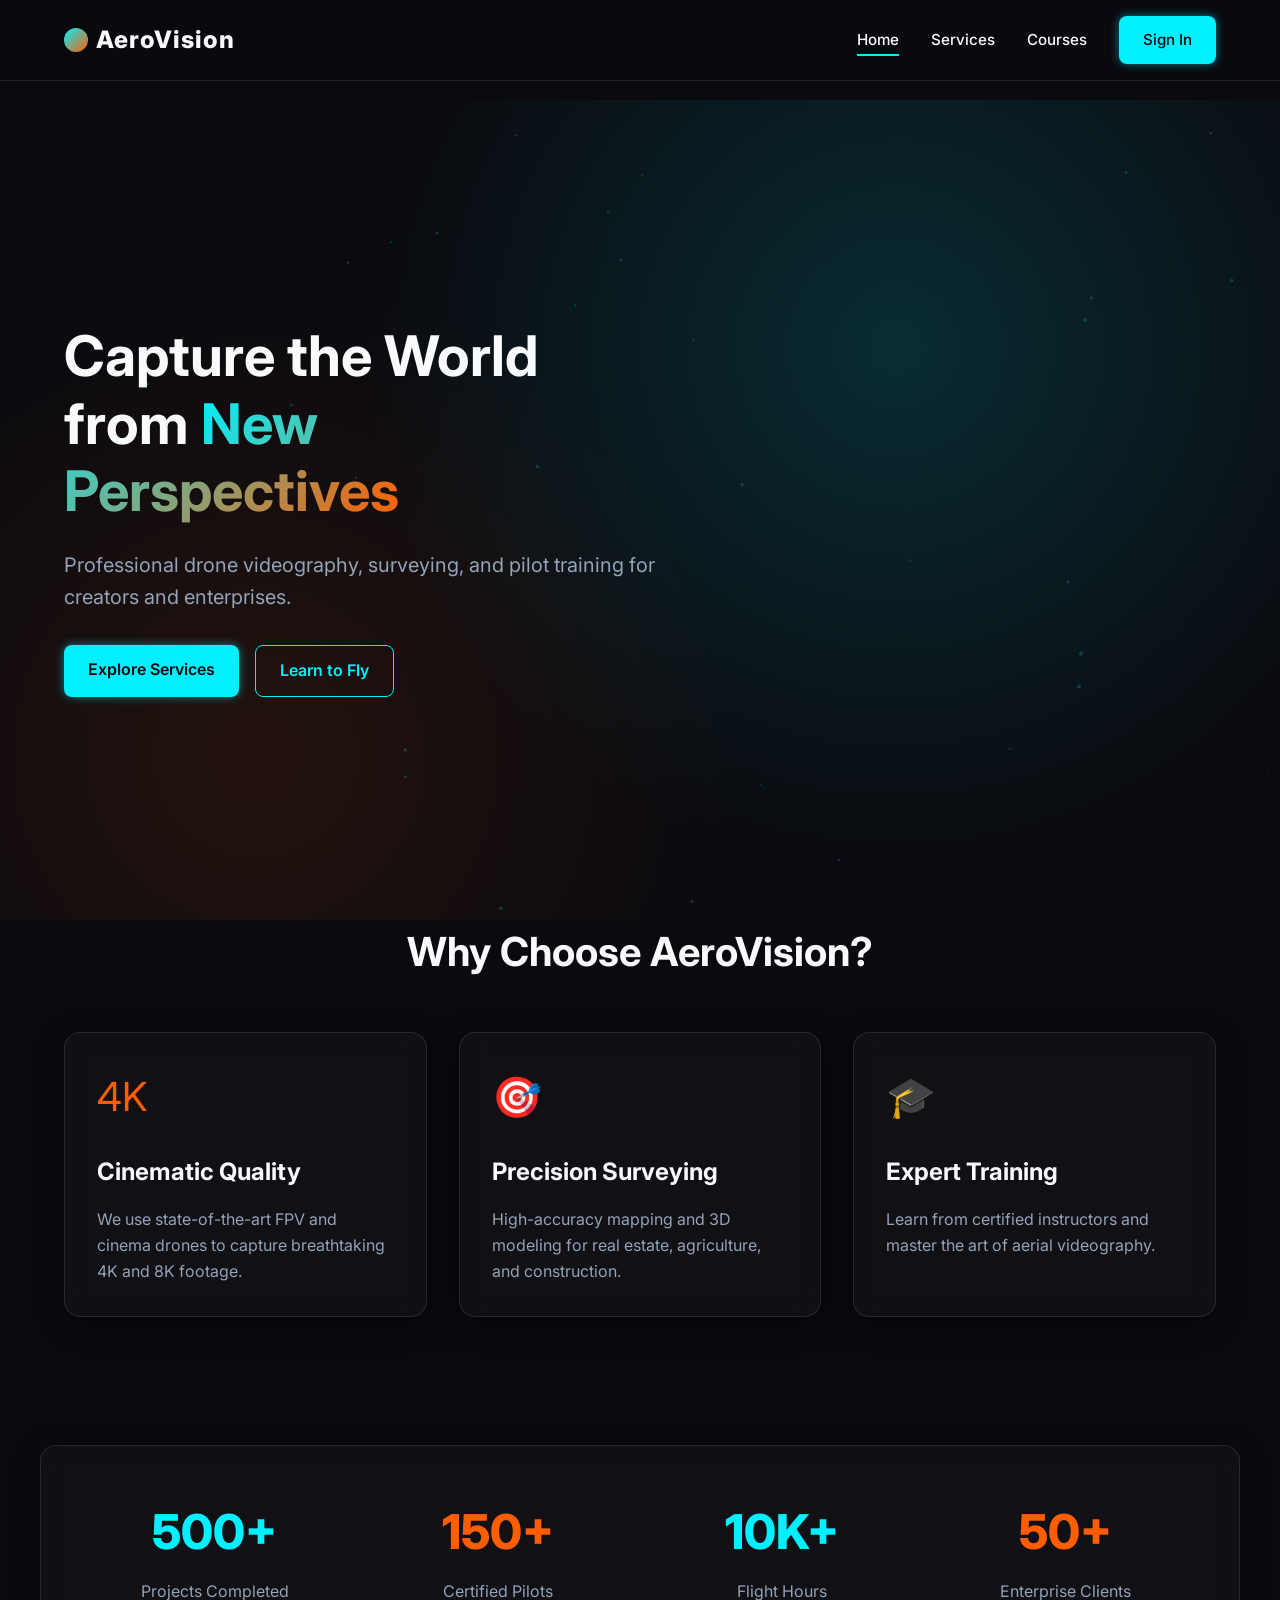
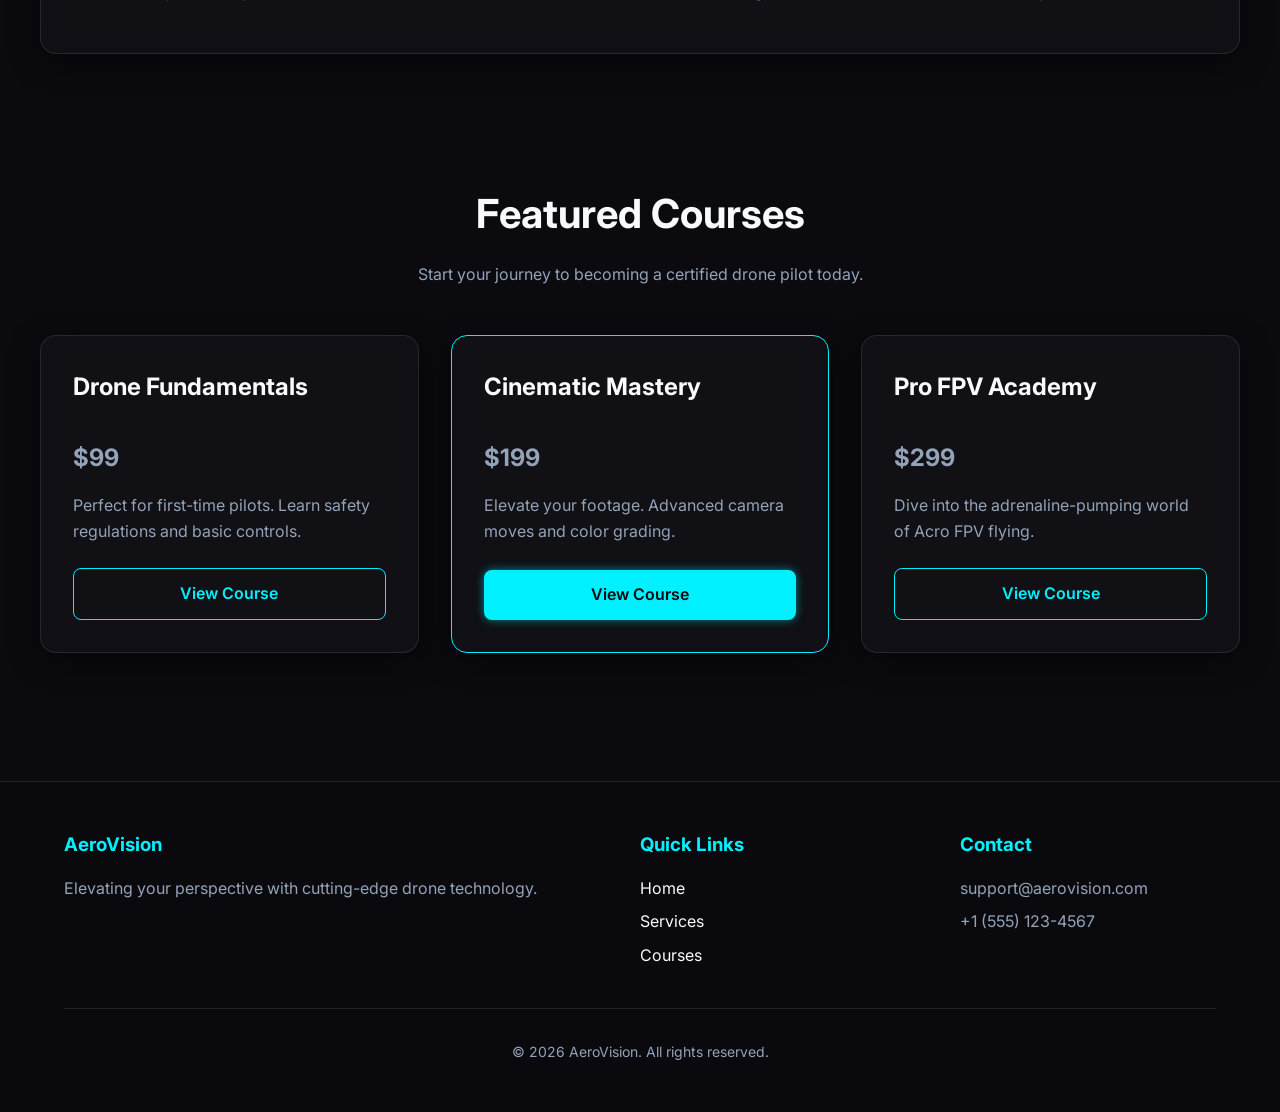
<file: index.html>
<!DOCTYPE html>
<html lang="en">
<head>
    <meta charset="UTF-8">
    <meta name="viewport" content="width=device-width, initial-scale=1.0">
    <title>AeroVision | Premium Aerial Videography</title>
    <link rel="stylesheet" href="styles.css">
    <link href="https://fonts.googleapis.com/css2?family=Inter:wght@400;500;600;700;800&display=swap" rel="stylesheet">
</head>
<body>
    <header>
        <div class="container navbar">
            <a href="index.html" class="logo">
                <span class="logo-icon"></span>
                AeroVision
            </a>
            <button class="mobile-menu-btn">
                <span></span>
                <span></span>
                <span></span>
            </button>
            <nav class="nav-links">
                <a href="index.html">Home</a>
                <a href="services.html">Services</a>
                <a href="courses.html">Courses</a>
                <a href="login.html" class="btn btn-primary">Sign In</a>
            </nav>
        </div>
    </header>

    <main>
        <section class="hero reveal">
            <canvas id="hero-canvas"></canvas>
            <div class="container">
                <div class="hero-content">
                    <h1>Capture the World from <span class="gradient-text">New Perspectives</span></h1>
                    <p>Professional drone videography, surveying, and pilot training for creators and enterprises.</p>
                    <div class="hero-btns">
                        <a href="services.html" class="btn btn-primary">Explore Services</a>
                        <a href="courses.html" class="btn btn-outline">Learn to Fly</a>
                    </div>
                </div>
            </div>
        </section>

        <section class="container reveal">
            <h2 class="section-title">Why Choose AeroVision?</h2>
            <div class="grid-3">
                <div class="card glass-panel reveal">
                    <div class="card-icon">4K</div>
                    <h3>Cinematic Quality</h3>
                    <p>We use state-of-the-art FPV and cinema drones to capture breathtaking 4K and 8K footage.</p>
                </div>
                <div class="card glass-panel reveal">
                    <div class="card-icon">🎯</div>
                    <h3>Precision Surveying</h3>
                    <p>High-accuracy mapping and 3D modeling for real estate, agriculture, and construction.</p>
                </div>
                <div class="card glass-panel reveal">
                    <div class="card-icon">🎓</div>
                    <h3>Expert Training</h3>
                    <p>Learn from certified instructors and master the art of aerial videography.</p>
                </div>
            </div>
        </section>

        <!-- New Statistics Section -->
        <section class="container reveal" style="padding: 4rem 0;">
            <div class="glass-panel" style="padding: 3rem; text-align: center; display: grid; grid-template-columns: repeat(auto-fit, minmax(200px, 1fr)); gap: 2rem;">
                <div class="reveal">
                    <div class="text-cyan" style="font-size: 3rem; font-weight: 800; margin-bottom: 0.5rem;">500+</div>
                    <p class="text-muted">Projects Completed</p>
                </div>
                <div class="reveal">
                    <div class="text-orange" style="font-size: 3rem; font-weight: 800; margin-bottom: 0.5rem;">150+</div>
                    <p class="text-muted">Certified Pilots</p>
                </div>
                <div>
                    <div class="text-cyan" style="font-size: 3rem; font-weight: 800; margin-bottom: 0.5rem;">10K+</div>
                    <p class="text-muted">Flight Hours</p>
                </div>
                <div class="reveal">
                    <div class="text-orange" style="font-size: 3rem; font-weight: 800; margin-bottom: 0.5rem;">50+</div>
                    <p class="text-muted">Enterprise Clients</p>
                </div>
            </div>
        </section>

        <!-- New Courses Preview Section -->
        <section class="container reveal" style="padding: 4rem 0;">
            <div style="text-align: center; margin-bottom: 3rem;">
                <h2 class="section-title" style="margin-bottom: 1rem;">Featured Courses</h2>
                <p class="text-muted">Start your journey to becoming a certified drone pilot today.</p>
            </div>
            <div class="grid-3">
                <div class="card glass-panel reveal" style="display: flex; flex-direction: column;">
                    <h3>Drone Fundamentals</h3>
                    <p class="text-cyan" style="font-size: 1.5rem; font-weight: 700; margin: 1rem 0;">$99</p>
                    <p style="margin-bottom: 1.5rem; flex: 1;">Perfect for first-time pilots. Learn safety regulations and basic controls.</p>
                    <a href="courses.html" class="btn btn-outline" style="text-align: center;">View Course</a>
                </div>
                <div class="card glass-panel reveal" style="display: flex; flex-direction: column; border-color: var(--primary-cyan);">
                    <h3>Cinematic Mastery</h3>
                    <p class="text-orange" style="font-size: 1.5rem; font-weight: 700; margin: 1rem 0;">$199</p>
                    <p style="margin-bottom: 1.5rem; flex: 1;">Elevate your footage. Advanced camera moves and color grading.</p>
                    <a href="courses.html" class="btn btn-primary" style="text-align: center;">View Course</a>
                </div>
                <div class="card glass-panel reveal" style="display: flex; flex-direction: column;">
                    <h3>Pro FPV Academy</h3>
                    <p class="text-cyan" style="font-size: 1.5rem; font-weight: 700; margin: 1rem 0;">$299</p>
                    <p style="margin-bottom: 1.5rem; flex: 1;">Dive into the adrenaline-pumping world of Acro FPV flying.</p>
                    <a href="courses.html" class="btn btn-outline" style="text-align: center;">View Course</a>
                </div>
            </div>
        </section>
    </main>

    <footer>
        <div class="container">
            <div class="footer-content">
                <div class="footer-section">
                    <h3>AeroVision</h3>
                    <p class="text-muted">Elevating your perspective with cutting-edge drone technology.</p>
                </div>
                <div class="footer-section">
                    <h3>Quick Links</h3>
                    <ul>
                        <li><a href="index.html">Home</a></li>
                        <li><a href="services.html">Services</a></li>
                        <li><a href="courses.html">Courses</a></li>
                    </ul>
                </div>
                <div class="footer-section">
                    <h3>Contact</h3>
                    <ul>
                        <li class="text-muted">support@aerovision.com</li>
                        <li class="text-muted">+1 (555) 123-4567</li>
                    </ul>
                </div>
            </div>
            <div class="footer-bottom">
                <p>&copy; 2026 AeroVision. All rights reserved.</p>
            </div>
        </div>
    </footer>

    <script src="app.js"></script>
</body>
</html>
</file>
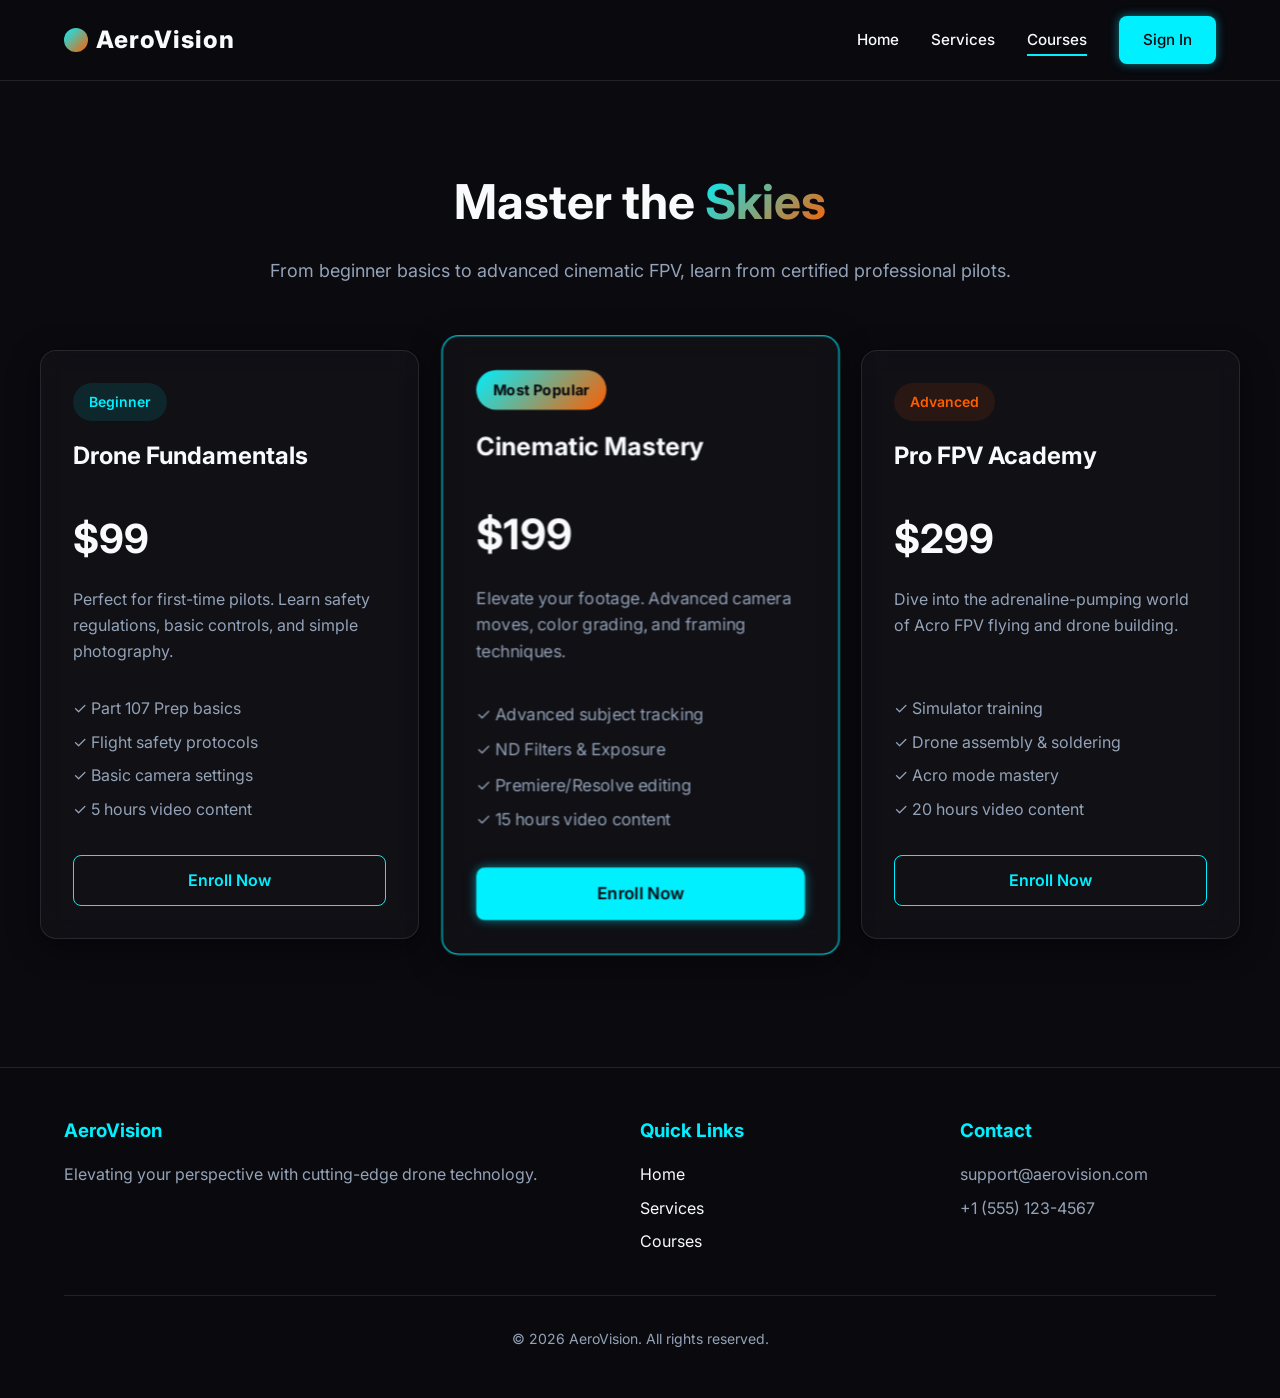
<file: courses.html>
<!DOCTYPE html>
<html lang="en">
<head>
    <meta charset="UTF-8">
    <meta name="viewport" content="width=device-width, initial-scale=1.0">
    <title>Courses | AeroVision</title>
    <link rel="stylesheet" href="styles.css">
    <link href="https://fonts.googleapis.com/css2?family=Inter:wght@400;500;600;700;800&display=swap" rel="stylesheet">
</head>
<body>
    <header>
        <div class="container navbar">
            <a href="index.html" class="logo">
                <span class="logo-icon"></span>
                AeroVision
            </a>
            <button class="mobile-menu-btn">
                <span></span>
                <span></span>
                <span></span>
            </button>
            <nav class="nav-links">
                <a href="index.html">Home</a>
                <a href="services.html">Services</a>
                <a href="courses.html">Courses</a>
                <a href="login.html" class="btn btn-primary">Sign In</a>
            </nav>
        </div>
    </header>

    <main>
        <section class="container" style="padding: 4rem 0;">
            <div style="text-align: center; max-width: 800px; margin: 0 auto 4rem;">
                <h1 style="font-size: 3rem; margin-bottom: 1rem;">Master the <span class="gradient-text">Skies</span></h1>
                <p class="text-muted" style="font-size: 1.125rem;">From beginner basics to advanced cinematic FPV, learn from certified professional pilots.</p>
            </div>

            <div class="grid-3">
                <div class="card glass-panel" style="display: flex; flex-direction: column;">
                    <div style="background: rgba(0,240,255,0.1); padding: 0.5rem 1rem; border-radius: 20px; width: max-content; color: var(--primary-cyan); font-size: 0.875rem; margin-bottom: 1rem; font-weight: 600;">Beginner</div>
                    <h3>Drone Fundamentals</h3>
                    <h2 style="font-size: 2.5rem; margin: 1rem 0;">$99</h2>
                    <p style="margin-bottom: 2rem; flex: 1;">Perfect for first-time pilots. Learn safety regulations, basic controls, and simple photography.</p>
                    <ul style="margin-bottom: 2rem; color: var(--text-muted);">
                        <li style="margin-bottom: 0.5rem;">✓ Part 107 Prep basics</li>
                        <li style="margin-bottom: 0.5rem;">✓ Flight safety protocols</li>
                        <li style="margin-bottom: 0.5rem;">✓ Basic camera settings</li>
                        <li>✓ 5 hours video content</li>
                    </ul>
                    <a href="login.html" class="btn btn-outline" style="text-align: center;">Enroll Now</a>
                </div>

                <div class="card glass-panel" style="display: flex; flex-direction: column; border-color: var(--primary-cyan); transform: scale(1.05); z-index: 1;">
                    <div style="background: var(--gradient-primary); padding: 0.5rem 1rem; border-radius: 20px; width: max-content; color: var(--bg-dark); font-size: 0.875rem; margin-bottom: 1rem; font-weight: 700;">Most Popular</div>
                    <h3>Cinematic Mastery</h3>
                    <h2 style="font-size: 2.5rem; margin: 1rem 0;">$199</h2>
                    <p style="margin-bottom: 2rem; flex: 1;">Elevate your footage. Advanced camera moves, color grading, and framing techniques.</p>
                    <ul style="margin-bottom: 2rem; color: var(--text-muted);">
                        <li style="margin-bottom: 0.5rem;">✓ Advanced subject tracking</li>
                        <li style="margin-bottom: 0.5rem;">✓ ND Filters & Exposure</li>
                        <li style="margin-bottom: 0.5rem;">✓ Premiere/Resolve editing</li>
                        <li>✓ 15 hours video content</li>
                    </ul>
                    <a href="login.html" class="btn btn-primary" style="text-align: center;">Enroll Now</a>
                </div>

                <div class="card glass-panel" style="display: flex; flex-direction: column;">
                    <div style="background: rgba(255,94,0,0.1); padding: 0.5rem 1rem; border-radius: 20px; width: max-content; color: var(--primary-orange); font-size: 0.875rem; margin-bottom: 1rem; font-weight: 600;">Advanced</div>
                    <h3>Pro FPV Academy</h3>
                    <h2 style="font-size: 2.5rem; margin: 1rem 0;">$299</h2>
                    <p style="margin-bottom: 2rem; flex: 1;">Dive into the adrenaline-pumping world of Acro FPV flying and drone building.</p>
                    <ul style="margin-bottom: 2rem; color: var(--text-muted);">
                        <li style="margin-bottom: 0.5rem;">✓ Simulator training</li>
                        <li style="margin-bottom: 0.5rem;">✓ Drone assembly & soldering</li>
                        <li style="margin-bottom: 0.5rem;">✓ Acro mode mastery</li>
                        <li>✓ 20 hours video content</li>
                    </ul>
                    <a href="login.html" class="btn btn-outline" style="text-align: center;">Enroll Now</a>
                </div>
            </div>
        </section>
    </main>

    <footer>
        <div class="container">
            <div class="footer-content">
                <div class="footer-section">
                    <h3>AeroVision</h3>
                    <p class="text-muted">Elevating your perspective with cutting-edge drone technology.</p>
                </div>
                <div class="footer-section">
                    <h3>Quick Links</h3>
                    <ul>
                        <li><a href="index.html">Home</a></li>
                        <li><a href="services.html">Services</a></li>
                        <li><a href="courses.html">Courses</a></li>
                    </ul>
                </div>
                <div class="footer-section">
                    <h3>Contact</h3>
                    <ul>
                        <li class="text-muted">support@aerovision.com</li>
                        <li class="text-muted">+1 (555) 123-4567</li>
                    </ul>
                </div>
            </div>
            <div class="footer-bottom">
                <p>&copy; 2026 AeroVision. All rights reserved.</p>
            </div>
        </div>
    </footer>

    <script src="app.js"></script>
</body>
</html>
</file>
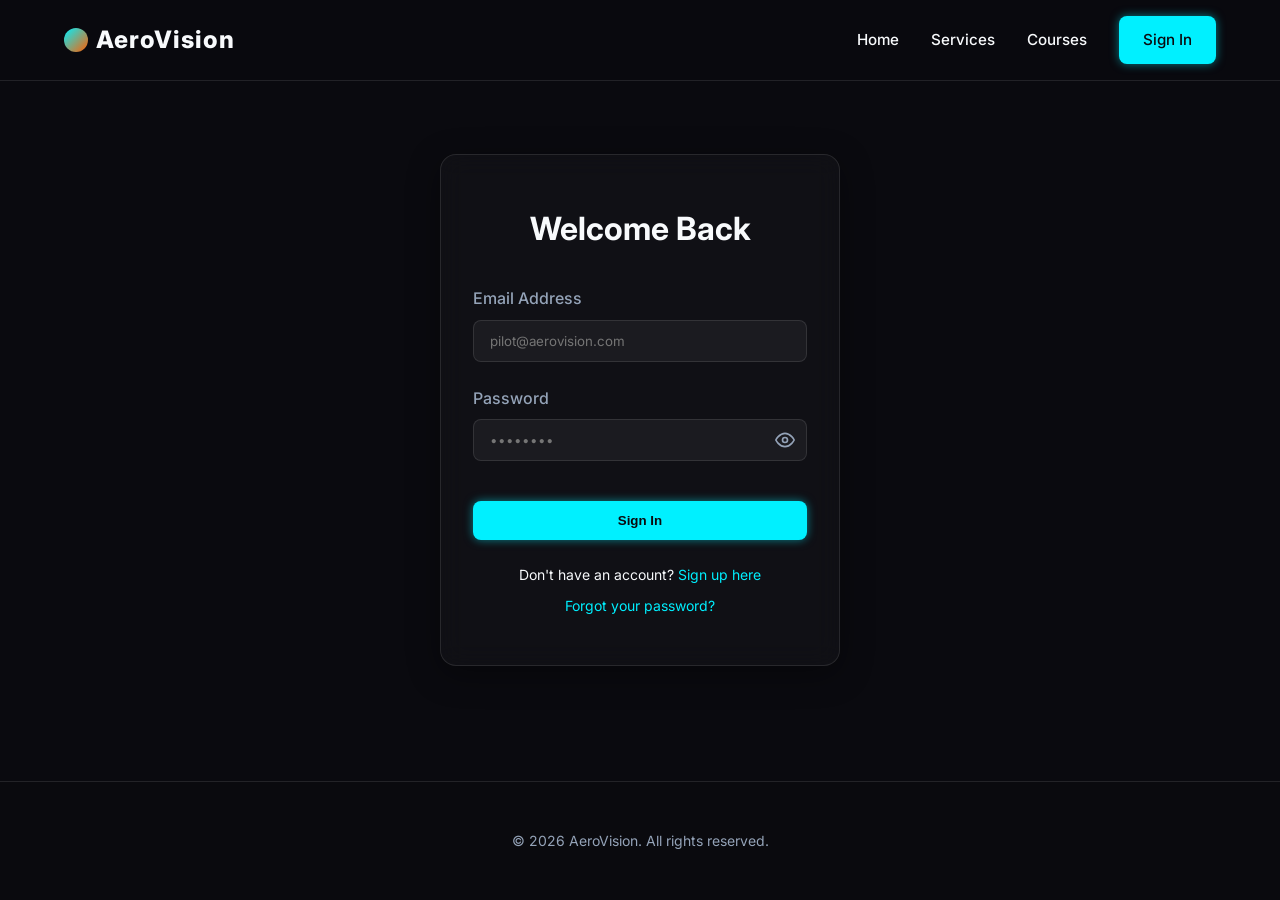
<file: login.html>
<!DOCTYPE html>
<html lang="en">
<head>
    <meta charset="UTF-8">
    <meta name="viewport" content="width=device-width, initial-scale=1.0">
    <title>Sign In | AeroVision</title>
    <link rel="stylesheet" href="styles.css">
    <link href="https://fonts.googleapis.com/css2?family=Inter:wght@400;500;600;700;800&display=swap" rel="stylesheet">
</head>
<body>
    <header>
        <div class="container navbar">
            <a href="index.html" class="logo">
                <span class="logo-icon"></span>
                AeroVision
            </a>
            <button class="mobile-menu-btn">
                <span></span>
                <span></span>
                <span></span>
            </button>
            <nav class="nav-links">
                <a href="index.html">Home</a>
                <a href="services.html">Services</a>
                <a href="courses.html">Courses</a>
                <a href="login.html" class="btn btn-primary active">Sign In</a>
            </nav>
        </div>
    </header>

    <main>
        <section class="container auth-container">
            <div class="auth-form glass-panel">
                <h2>Welcome Back</h2>
                <form id="loginForm">
                    <div class="form-group">
                        <label for="email">Email Address</label>
                        <input type="email" id="email" required placeholder="pilot@aerovision.com">
                    </div>
                    <div class="form-group">
                        <label for="password">Password</label>
                        <div class="password-wrapper">
                            <input type="password" id="password" required placeholder="••••••••">
                            <button type="button" class="password-toggle" id="togglePassword" aria-label="Toggle password visibility">
                                <svg id="eye-open" xmlns="http://www.w3.org/2000/svg" width="20" height="20" viewBox="0 0 24 24" fill="none" stroke="currentColor" stroke-width="2" stroke-linecap="round" stroke-linejoin="round"><path d="M1 12s4-8 11-8 11 8 11 8-4 8-11 8-11-8-11-8z"></path><circle cx="12" cy="12" r="3"></circle></svg>
                                <svg id="eye-closed" style="display:none;" xmlns="http://www.w3.org/2000/svg" width="20" height="20" viewBox="0 0 24 24" fill="none" stroke="currentColor" stroke-width="2" stroke-linecap="round" stroke-linejoin="round"><path d="M17.94 17.94A10.07 10.07 0 0 1 12 20c-7 0-11-8-11-8a18.45 18.45 0 0 1 5.06-5.94M9.9 4.24A9.12 9.12 0 0 1 12 4c7 0 11 8 11 8a18.5 18.5 0 0 1-2.16 3.19m-6.72-1.07a3 3 0 1 1-4.24-4.24"></path><line x1="1" y1="1" x2="23" y2="23"></line></svg>
                            </button>
                        </div>
                    </div>
                    <button type="submit" class="btn btn-primary">Sign In</button>
                </form>
                <div class="auth-links">
                    <p>Don't have an account? <a href="#">Sign up here</a></p>
                    <p style="margin-top: 0.5rem;"><a href="#" class="text-muted">Forgot your password?</a></p>
                </div>
            </div>
        </section>
    </main>

    <footer>
        <div class="container">
            <div class="footer-bottom" style="border-top: none; padding-top: 0;">
                <p>&copy; 2026 AeroVision. All rights reserved.</p>
            </div>
        </div>
    </footer>

    <script src="app.js"></script>
</body>
</html>
</file>
<file: styles.css>
/* =========================================
   VARIABLES & DESIGN SYSTEM
   ========================================= */
:root {
    /* Color Palette */
    --bg-dark: #0a0a0f;
    --bg-card: rgba(20, 20, 25, 0.6);
    --primary-cyan: #00f0ff;
    --primary-orange: #ff5e00;
    --text-main: #f8fafc;
    --text-muted: #94a3b8;
    
    /* Gradients */
    --gradient-primary: linear-gradient(135deg, var(--primary-cyan), var(--primary-orange));
    
    /* Effects */
    --glass-border: 1px solid rgba(255, 255, 255, 0.1);
    --glass-shadow: 0 8px 32px 0 rgba(0, 0, 0, 0.37);
    --neon-shadow-cyan: 0 0 10px rgba(0, 240, 255, 0.5);
    
    /* Typography */
    --font-primary: 'Inter', system-ui, -apple-system, sans-serif;
    
    /* Transitions */
    --transition-fast: 0.2s ease;
    --transition-normal: 0.3s ease;
}

/* =========================================
   RESET & BASE STYLES
   ========================================= */
* {
    margin: 0;
    padding: 0;
    box-sizing: border-box;
}

body {
    font-family: var(--font-primary);
    background-color: var(--bg-dark);
    color: var(--text-main);
    line-height: 1.6;
    min-height: 100vh;
    display: flex;
    flex-direction: column;
    overflow-x: hidden;
}

a {
    text-decoration: none;
    color: inherit;
    transition: var(--transition-fast);
}

ul {
    list-style: none;
}

img {
    max-width: 100%;
    height: auto;
    display: block;
}

/* =========================================
   UTILITIES & PREMIUM EFFECTS
   ========================================= */
/* Custom Scrollbar */
::-webkit-scrollbar {
    width: 8px;
}

::-webkit-scrollbar-track {
    background: var(--bg-dark);
}

::-webkit-scrollbar-thumb {
    background: rgba(0, 240, 255, 0.3);
    border-radius: 10px;
}

::-webkit-scrollbar-thumb:hover {
    background: var(--primary-cyan);
}

/* Scroll Reveal Classes */
.reveal {
    opacity: 0;
    transform: translateY(30px);
    transition: all 0.8s cubic-bezier(0.5, 0, 0, 1);
}

.reveal.active {
    opacity: 1;
    transform: translateY(0);
}

/* Canvas Background for Hero */
#hero-canvas {
    position: absolute;
    top: 0;
    left: 0;
    width: 100%;
    height: 100%;
    z-index: -1;
    opacity: 0.4;
    pointer-events: none;
}

.container {
    width: 100%;
    max-width: 1200px;
    margin: 0 auto;
    padding: 0 1.5rem;
}

.text-cyan { color: var(--primary-cyan); }
.text-orange { color: var(--primary-orange); }
.text-muted { color: var(--text-muted); }

.gradient-text {
    background: var(--gradient-primary);
    -webkit-background-clip: text;
    -webkit-text-fill-color: transparent;
    background-clip: text;
}

.btn {
    display: inline-block;
    padding: 0.75rem 1.5rem;
    border-radius: 8px;
    font-weight: 600;
    cursor: pointer;
    transition: var(--transition-normal);
    border: none;
    outline: none;
}

.btn-primary {
    background: var(--primary-cyan);
    color: var(--bg-dark);
    box-shadow: var(--neon-shadow-cyan);
}

.btn-primary:hover {
    background: #00d4e0;
    box-shadow: 0 0 20px rgba(0, 240, 255, 0.8);
    transform: translateY(-2px);
}

.btn-outline {
    background: transparent;
    color: var(--primary-cyan);
    border: 1px solid var(--primary-cyan);
}

.btn-outline:hover {
    background: rgba(0, 240, 255, 0.1);
    box-shadow: var(--neon-shadow-cyan);
    transform: translateY(-2px);
}

.glass-panel {
    background: var(--bg-card);
    backdrop-filter: blur(12px);
    -webkit-backdrop-filter: blur(12px);
    border: var(--glass-border);
    border-radius: 16px;
    box-shadow: var(--glass-shadow);
}

/* =========================================
   LAYOUT COMPONENTS (Navbar & Footer)
   ========================================= */
header {
    position: fixed;
    top: 0;
    left: 0;
    width: 100%;
    z-index: 1000;
    background: rgba(10, 10, 15, 0.95);
    backdrop-filter: blur(10px);
    -webkit-backdrop-filter: blur(10px);
    border-bottom: var(--glass-border);
    transform: translateZ(0);
    -webkit-transform: translateZ(0);
}

.navbar {
    display: flex;
    justify-content: space-between;
    align-items: center;
    height: 80px;
}

.logo {
    font-size: 1.5rem;
    font-weight: 800;
    letter-spacing: 1px;
    display: flex;
    align-items: center;
    gap: 0.5rem;
}

.logo-icon {
    width: 24px;
    height: 24px;
    background: var(--gradient-primary);
    border-radius: 50%;
    display: inline-block;
}

.nav-links {
    display: flex;
    gap: 2rem;
    align-items: center;
}

.nav-links a {
    font-weight: 500;
    font-size: 0.95rem;
    position: relative;
}

.nav-links a::after {
    content: '';
    position: absolute;
    bottom: -4px;
    left: 0;
    width: 0;
    height: 2px;
    background: var(--primary-cyan);
    transition: var(--transition-normal);
}

.nav-links a:hover::after,
.nav-links a.active::after {
    width: 100%;
}

.mobile-menu-btn {
    display: none;
    flex-direction: column;
    gap: 5px;
    background: transparent;
    border: none;
    cursor: pointer;
    z-index: 1001;
}

.mobile-menu-btn span {
    width: 25px;
    height: 2px;
    background: var(--text-main);
    transition: var(--transition-fast);
}

footer {
    margin-top: auto;
    padding: 3rem 0;
    border-top: var(--glass-border);
    background: rgba(10, 10, 15, 0.9);
}

.footer-content {
    display: grid;
    grid-template-columns: 2fr 1fr 1fr;
    gap: 4rem;
    margin-bottom: 2rem;
}

.footer-section h3 {
    margin-bottom: 1rem;
    color: var(--primary-cyan);
}

.footer-section ul li {
    margin-bottom: 0.5rem;
}

.footer-section ul li a:hover {
    color: var(--primary-orange);
}

.footer-bottom {
    text-align: center;
    padding-top: 2rem;
    border-top: var(--glass-border);
    color: var(--text-muted);
    font-size: 0.875rem;
}

/* =========================================
   PAGE SPECIFIC STYLES
   ========================================= */
main {
    padding-top: 100px;
    flex: 1;
}

/* Hero Section (Home) */
.hero {
    min-height: calc(100vh - 80px);
    display: flex;
    align-items: center;
    position: relative;
    padding: 4rem 0;
}

.hero::before {
    content: '';
    position: absolute;
    top: 0;
    left: 0;
    width: 100%;
    height: 100%;
    background: radial-gradient(circle at 70% 30%, rgba(0, 240, 255, 0.15) 0%, rgba(10, 10, 15, 0) 50%),
                radial-gradient(circle at 20% 80%, rgba(255, 94, 0, 0.1) 0%, rgba(10, 10, 15, 0) 40%);
    z-index: -1;
}

.hero-content {
    max-width: 600px;
}

.hero h1 {
    font-size: 3.5rem;
    line-height: 1.2;
    margin-bottom: 1.5rem;
}

.hero p {
    font-size: 1.25rem;
    color: var(--text-muted);
    margin-bottom: 2rem;
}

.hero-btns {
    display: flex;
    gap: 1rem;
}

/* Features/Services Grid */
.section-title {
    text-align: center;
    font-size: 2.5rem;
    margin-bottom: 3rem;
}

.grid-3 {
    display: grid;
    grid-template-columns: repeat(auto-fit, minmax(300px, 1fr));
    gap: 2rem;
    margin-bottom: 4rem;
}

.card {
    padding: 2rem;
    transition: transform var(--transition-normal), box-shadow var(--transition-normal);
}

.card:hover {
    transform: translateY(-5px);
    box-shadow: 0 15px 30px rgba(0, 0, 0, 0.5), 0 0 15px rgba(0, 240, 255, 0.2);
    border-color: rgba(0, 240, 255, 0.3);
}

.card-icon {
    font-size: 2.5rem;
    margin-bottom: 1.5rem;
    color: var(--primary-orange);
}

.card h3 {
    font-size: 1.5rem;
    margin-bottom: 1rem;
}

.card p {
    color: var(--text-muted);
}

/* Auth Pages (Login) */
.auth-container {
    display: flex;
    justify-content: center;
    align-items: center;
    min-height: calc(100vh - 80px - 200px);
    padding: 2rem 0;
}

.auth-form {
    width: 100%;
    max-width: 400px;
    padding: 3rem 2rem;
}

.auth-form h2 {
    text-align: center;
    margin-bottom: 2rem;
    font-size: 2rem;
}

.form-group {
    margin-bottom: 1.5rem;
}

.form-group label {
    display: block;
    margin-bottom: 0.5rem;
    font-weight: 500;
    color: var(--text-muted);
}

.form-group input {
    width: 100%;
    padding: 0.75rem 1rem;
    background: rgba(255, 255, 255, 0.05);
    border: 1px solid rgba(255, 255, 255, 0.1);
    border-radius: 8px;
    color: var(--text-main);
    font-family: var(--font-primary);
    transition: var(--transition-fast);
}

.form-group input:focus {
    outline: none;
    border-color: var(--primary-cyan);
    box-shadow: 0 0 0 2px rgba(0, 240, 255, 0.2);
    background: rgba(255, 255, 255, 0.1);
}

.password-wrapper {
    position: relative;
    width: 100%;
}

.password-wrapper input {
    padding-right: 2.5rem;
}

.password-toggle {
    position: absolute;
    right: 0.75rem;
    top: 50%;
    transform: translateY(-50%);
    background: none;
    border: none;
    color: var(--text-muted);
    cursor: pointer;
    display: flex;
    align-items: center;
    justify-content: center;
    padding: 0;
    transition: color var(--transition-fast);
}

.password-toggle:focus,
.password-toggle:hover {
    outline: none;
    color: var(--primary-cyan);
}

.auth-form .btn {
    width: 100%;
    margin-top: 1rem;
}

.auth-links {
    margin-top: 1.5rem;
    text-align: center;
    font-size: 0.875rem;
}

.auth-links a {
    color: var(--primary-cyan);
}

/* Dashboard */
.dashboard-layout {
    display: grid;
    grid-template-columns: 250px 1fr;
    gap: 2rem;
    min-height: calc(100vh - 80px - 200px);
    margin-bottom: 4rem;
}

.sidebar {
    padding: 2rem;
    height: max-content;
}

.sidebar-nav {
    display: flex;
    flex-direction: column;
    gap: 0.5rem;
}

.sidebar-nav a {
    padding: 0.75rem 1rem;
    border-radius: 8px;
    display: flex;
    align-items: center;
    gap: 1rem;
    color: var(--text-muted);
}

.sidebar-nav a:hover,
.sidebar-nav a.active {
    background: rgba(0, 240, 255, 0.1);
    color: var(--primary-cyan);
}

.dashboard-header {
    display: flex;
    justify-content: space-between;
    align-items: center;
    margin-bottom: 2rem;
}

.stat-grid {
    display: grid;
    grid-template-columns: repeat(auto-fit, minmax(200px, 1fr));
    gap: 1.5rem;
    margin-bottom: 2rem;
}

.stat-card {
    padding: 1.5rem;
    text-align: center;
}

.stat-value {
    font-size: 2.5rem;
    font-weight: 700;
    color: var(--primary-cyan);
    margin: 0.5rem 0;
}

.dashboard-panel {
    padding: 2rem;
}

.panel-header {
    margin-bottom: 1.5rem;
    padding-bottom: 1rem;
    border-bottom: var(--glass-border);
}

/* =========================================
   JS INTERACTIVITY STYLES (RIPPLE)
   ========================================= */
.btn {
    position: relative;
    overflow: hidden;
}

.ripple {
    position: absolute;
    border-radius: 50%;
    transform: scale(0);
    animation: ripple-animation 0.6s linear;
    background-color: rgba(255, 255, 255, 0.4);
    width: 100px;
    height: 100px;
    margin-top: -50px;
    margin-left: -50px;
    pointer-events: none;
}

@keyframes ripple-animation {
    to {
        transform: scale(4);
        opacity: 0;
    }
}

/* =========================================
   MEDIA QUERIES
   ========================================= */
/* Tablet */
@media (max-width: 1024px) {
    .hero h1 {
        font-size: 3rem;
    }
    
    .container {
        padding: 0 2rem;
    }
}

/* Mobile */
@media (max-width: 768px) {
    .mobile-menu-btn {
        display: flex;
        gap: 6px;
    }
    
    .mobile-menu-btn span {
        width: 30px;
        height: 3px;
        border-radius: 2px;
    }

    .logo-icon {
        width: 20px;
        height: 20px;
    }

    .logo {
        gap: 0.75rem;
    }
    
    .nav-links {
        position: fixed;
        top: 80px;
        left: -100%;
        width: 100%;
        height: calc(100vh - 80px);
        background: rgba(10, 10, 15, 0.98);
        backdrop-filter: blur(15px);
        flex-direction: column;
        align-items: center;
        justify-content: center;
        gap: 2.5rem;
        transition: 0.4s ease-in-out;
        overflow-y: auto;
    }
    
    .nav-links.active {
        left: 0;
    }
    
    .nav-links a {
        font-size: 1.25rem;
    }
    
    .hero {
        padding: 2rem 0;
        text-align: center;
    }
    
    .hero h1 {
        font-size: 2.5rem;
    }
    
    .hero-btns {
        flex-direction: column;
        align-items: stretch;
    }
    
    .dashboard-layout {
        grid-template-columns: 1fr;
    }

    .dashboard-header {
        flex-direction: column;
        align-items: flex-start;
        gap: 1rem;
    }

    .footer-content {
        grid-template-columns: 1fr;
        gap: 2.5rem;
    }
}

/* Small Mobile */
@media (max-width: 480px) {
    .hero h1 {
        font-size: 2rem;
    }
    
    .section-title {
        font-size: 2rem;
    }
    
    .card {
        padding: 1.5rem;
    }
    
    .auth-form {
        padding: 2rem 1rem;
    }
    
    .logo {
        font-size: 1.25rem;
    }
}
</file>
